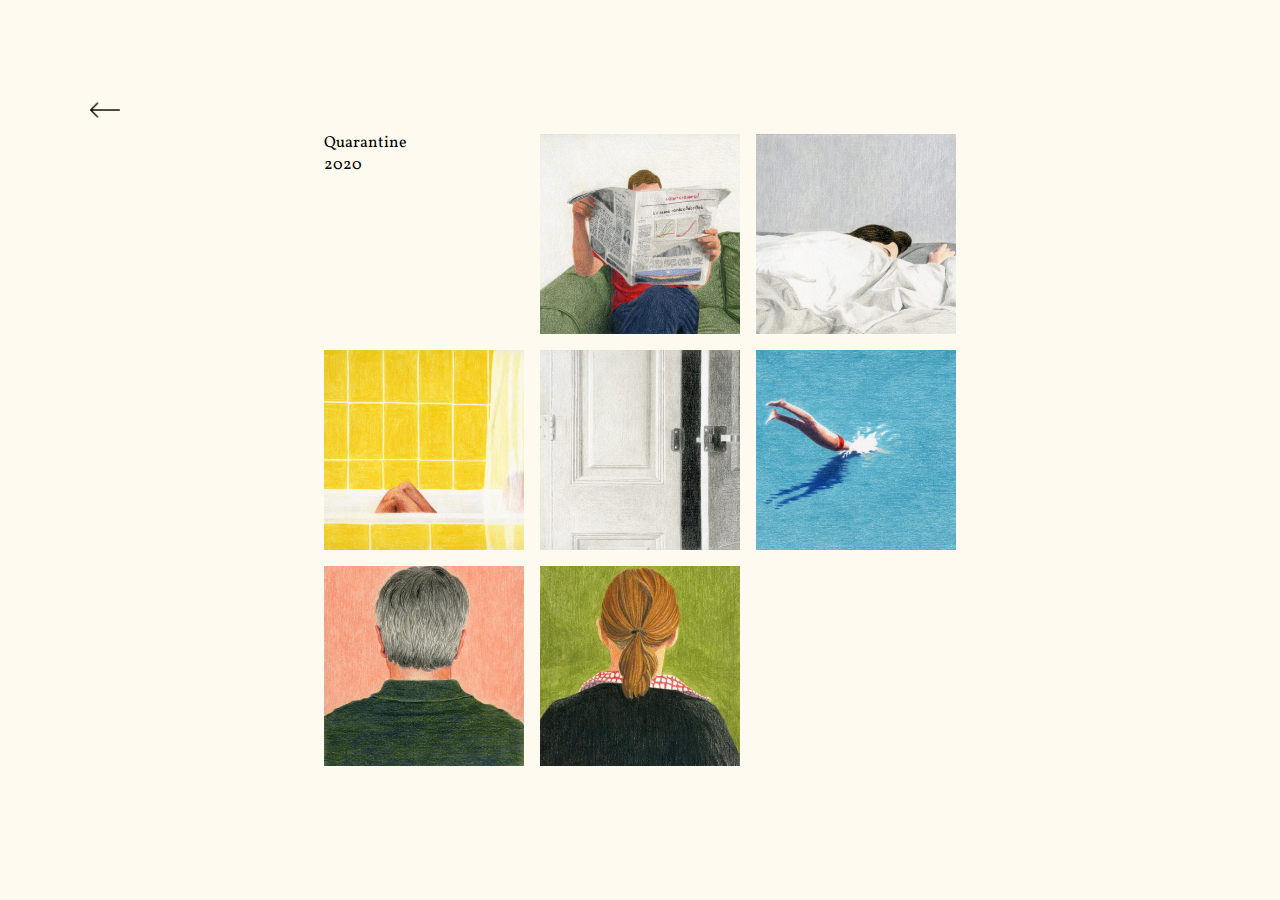
<file: quarantine/index.html>
<!DOCTYPE html>
<html lang="en">

<head>
    <meta charset="UTF-8">
    <meta name="viewport" content="width=device-width, initial-scale=1.0">
    <script defer src="lightbox.js"></script>
    <link rel="stylesheet" href="style.css">
    <title>Quarantine</title>
</head>

<body>
    <a href="https://elio0173.github.io/elio0173/#gp"><img id="arrow" src="img/arrow.png" alt=""></a>
    <div class="container">
        <p id="title">Quarantine </br>2020</p>
        <img src="img/new.jpeg" alt="" class="zoom-img">
        <img src="img/bed.jpeg" alt="" class="zoom-img">
        <img src="img/bath.jpeg" alt="" class="zoom-img">
        <img src="img/door.jpeg" alt="" class="zoom-img">
        <img src="img/swim.jpeg" alt="" class="zoom-img">
        <img src="img/man.jpeg" alt="" class="zoom-img">
        <img src="img/wife.jpeg" alt="" class="zoom-img">
    </div>

    <script src="lightbox.js"></script>
</body>

</html>
</file>
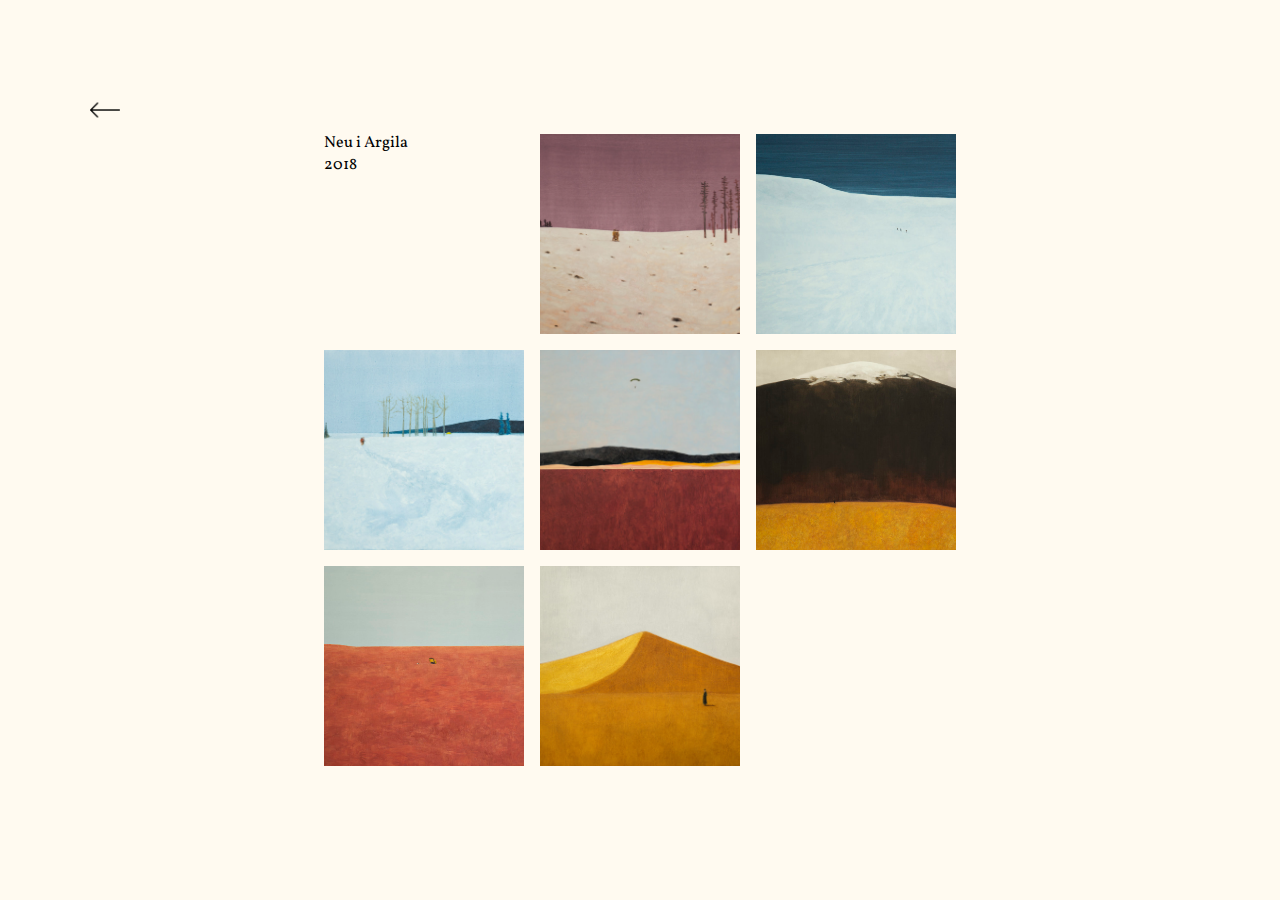
<file: neu/neu.html>
<!DOCTYPE html>
<html lang="en">

<head>
    <meta charset="UTF-8">
    <meta name="viewport" content="width=device-width, initial-scale=1.0">
    <script defer src="lightbox.js"></script>
    <link rel="stylesheet" href="neu.css">
    <title>Neu i Argila</title>
</head>

<body>
    <a href="https://elio0173.github.io/elio0173/#gp"><img id="arrow" src="img/arrow.png" alt=""></a>
    <div class="container">
        <p id="title">Neu i Argila </br>2018</p>
        <img src="img/orange.jpeg" alt="" class="zoom-img">
        <img src="img/mtsnow.jpeg" alt="" class="zoom-img">
        <img src="img/yellow.jpeg" alt="" class="zoom-img">
        <img src="img/red.jpeg" alt="" class="zoom-img">
        <img src="img/fuji.jpeg" alt="" class="zoom-img">
        <img src="img/boat.jpeg" alt="" class="zoom-img">
        <img src="img/egypt.jpeg" alt="" class="zoom-img">
    </div>

    <script src="lightbox.js"></script>
</body>

</html>
</file>
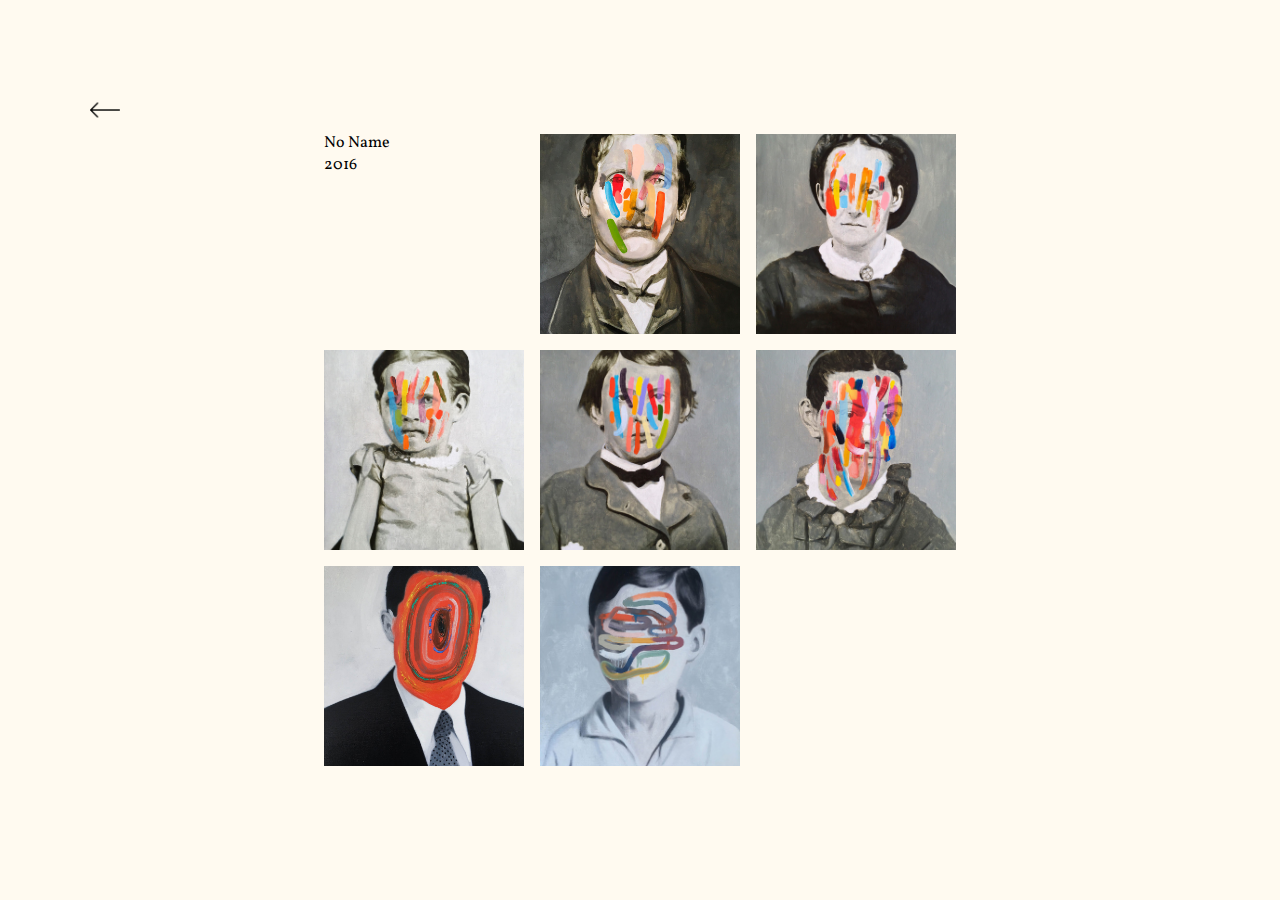
<file: noname/noname.html>
<!DOCTYPE html>
<html lang="en">

<head>
    <meta charset="UTF-8">
    <meta name="viewport" content="width=device-width, initial-scale=1.0">
    <script defer src="lightbox.js"></script>
    <link rel="stylesheet" href="noname.css">
    <title>No Name</title>
</head>

<body>
    <a href="https://elio0173.github.io/elio0173/#gp"><img id="arrow" src="img/arrow.png" alt=""></a>
    <div class="container">
        <p id="title">No Name </br>2016</p>
        <img src="img/sir.jpeg" alt="" class="zoom-img">
        <img src="img/woman.jpeg" alt="" class="zoom-img">
        <img src="img/girl.jpeg" alt="" class="zoom-img">
        <img src="img/boy.jpeg" alt="" class="zoom-img">
        <img src="img/miss.jpeg" alt="" class="zoom-img">
        <img src="img/noface.jpeg" alt="" class="zoom-img">
        <img src="img/snake.jpeg" alt="" class="zoom-img">
    </div>

    <script src="lightbox.js"></script>
</body>

</html>
</file>
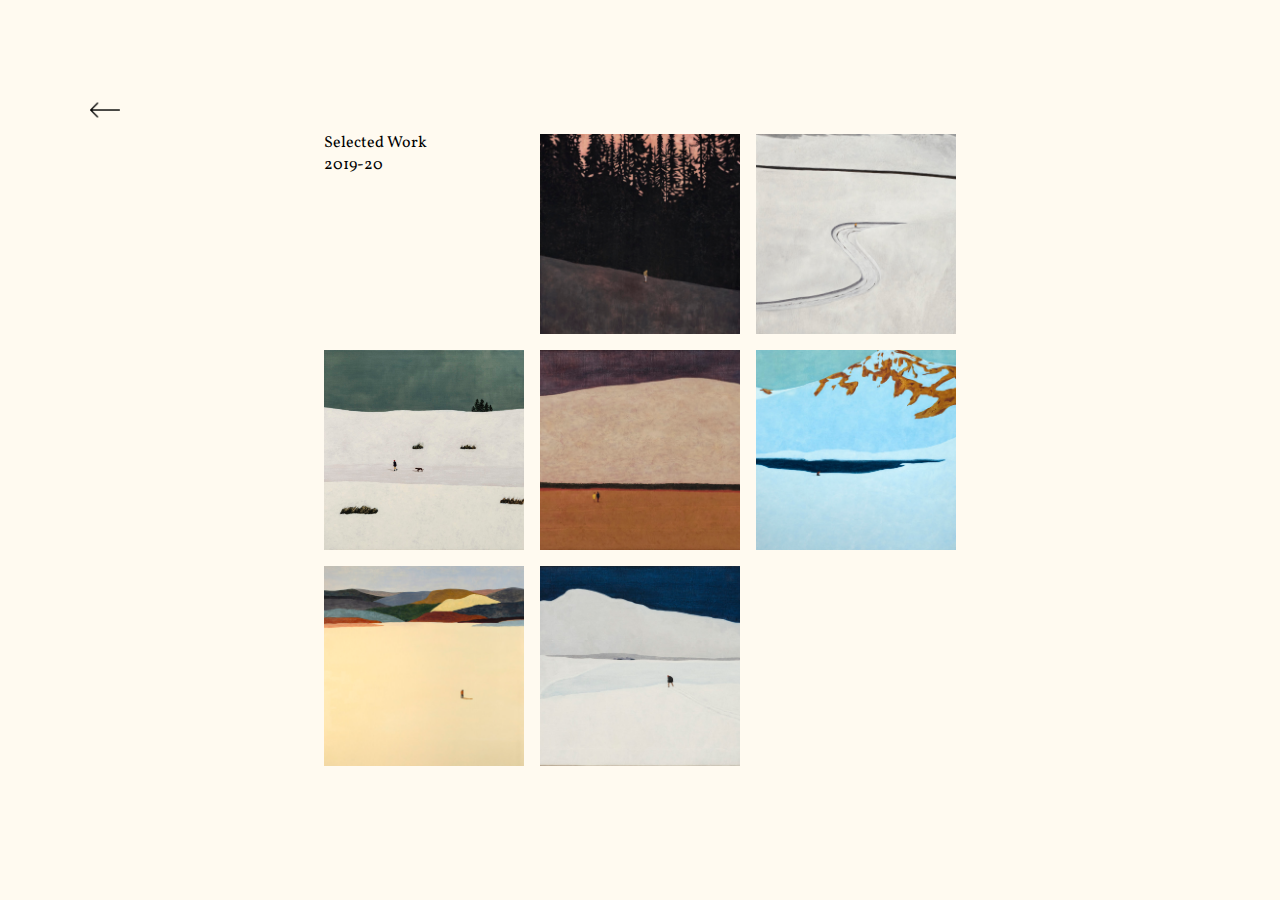
<file: sw/selectedwork.html>
<!DOCTYPE html>
<html lang="en">

<head>
    <meta charset="UTF-8">
    <meta name="viewport" content="width=device-width, initial-scale=1.0">
    <script defer src="lightbox.js"></script>
    <link rel="stylesheet" href="selectedwork.css">
    <title>Selected Work</title>
</head>

<body>
    <a href="https://elio0173.github.io/elio0173/#gp"><img id="arrow" src="img/arrow.png" alt=""></a>
    <div class="container">
        <p id="title">Selected Work </br>2019-20</p>
        <img src="img/woods.jpeg" alt="" class="zoom-img">
        <img src="img/path.jpeg" alt="" class="zoom-img">
        <img src="img/walk.jpeg" alt="" class="zoom-img">
        <img src="img/purple.jpeg" alt="" class="zoom-img">
        <img src="img/lake.jpeg" alt="" class="zoom-img">
        <img src="img/sand.jpeg" alt="" class="zoom-img">
        <img src="img/nieve.jpeg" alt="" class="zoom-img">
    </div>

    <script src="lightbox.js"></script>
</body>

</html>
</file>
<file: quarantine/style.css>
@import url('https://fonts.googleapis.com/css2?family=EB+Garamond:wght@400;500;600;700;800&family=Vollkorn:ital,wght@0,400;0,500;0,600;0,700;1,400;1,500;1,600;1,700&display=swap');
html,body,div{
    margin: 0;
    padding: 0;
    border: 0;
    font-size: 100%;
    font: inherit;
    vertical-align: baseline;
    box-sizing: border-box;
    background-color: floralwhite;
}
#arrow{
    width: 30px;
    padding-left: 90px;
    padding-top: 95px;
    position: absolute;
}
#title{
    font-family:'Vollkorn', serif;
    margin-top: -2px;
}
.container {
    display: grid;
    grid-template-columns: repeat(3, 200px);
    justify-content: center;
    align-content: center;
    grid-gap: 16px;
    height: 100vh;
}
.zoom-img{
    width: 200px;
    height: 200px;
    cursor: pointer;
    object-fit: cover;
    object-position: center center;
}

#lightboxBg {
    position: fixed;
    z-index: 150;
    top: 0;
    width: 100%;
    height: 100%;
    background-color: rgba(255, 255, 255, 0.517);
    backdrop-filter: blur(2px);
    display: none;
}

#lightboxBg.active {
    display: grid;
    place-items: center;
    align-content: center;

}

#lightboxImg{
    max-width: 80%;
    max-height: 75%;
    border: 4px solid white;
    box-shadow: 1px 3px 20px rgba(0, 0, 0, .5);
}
</file>
<file: neu/neu.css>
@import url('https://fonts.googleapis.com/css2?family=EB+Garamond:wght@400;500;600;700;800&family=Vollkorn:ital,wght@0,400;0,500;0,600;0,700;1,400;1,500;1,600;1,700&display=swap');
html,body,div{
    margin: 0;
    padding: 0;
    border: 0;
    font-size: 100%;
    font: inherit;
    vertical-align: baseline;
    box-sizing: border-box;
    background-color: floralwhite;
}
#arrow{
    width: 30px;
    padding-left: 90px;
    padding-top: 95px;
    position: absolute;
}
#title{
    font-family:'Vollkorn', serif;
    margin-top: -2px;
}
.container {
    display: grid;
    grid-template-columns: repeat(3, 200px);
    justify-content: center;
    align-content: center;
    grid-gap: 16px;
    height: 100vh;
}
.zoom-img{
    width: 200px;
    height: 200px;
    cursor: pointer;
    object-fit: cover;
    object-position: center center;
}

#lightboxBg {
    position: fixed;
    z-index: 150;
    top: 0;
    width: 100%;
    height: 100%;
    background-color: rgba(255, 255, 255, 0.517);
    backdrop-filter: blur(2px);
    display: none;
}

#lightboxBg.active {
    display: grid;
    place-items: center;
    align-content: center;

}

#lightboxImg{
    max-width: 80%;
    max-height: 75%;
    border: 4px solid white;
    box-shadow: 1px 3px 20px rgba(0, 0, 0, .5);
}
</file>
<file: noname/noname.css>
@import url('https://fonts.googleapis.com/css2?family=EB+Garamond:wght@400;500;600;700;800&family=Vollkorn:ital,wght@0,400;0,500;0,600;0,700;1,400;1,500;1,600;1,700&display=swap');
html,body,div{
    margin: 0;
    padding: 0;
    border: 0;
    font-size: 100%;
    font: inherit;
    vertical-align: baseline;
    box-sizing: border-box;
    background-color: floralwhite;
}
#arrow{
    width: 30px;
    padding-left: 90px;
    padding-top: 95px;
    position: absolute;
}
#title{
    font-family:'Vollkorn', serif;
    margin-top: -2px;
}
.container {
    display: grid;
    grid-template-columns: repeat(3, 200px);
    justify-content: center;
    align-content: center;
    grid-gap: 16px;
    height: 100vh;
}
.zoom-img{
    width: 200px;
    height: 200px;
    cursor: pointer;
    object-fit: cover;
    object-position: center center;
}

#lightboxBg {
    position: fixed;
    z-index: 150;
    top: 0;
    width: 100%;
    height: 100%;
    background-color: rgba(255, 255, 255, 0.517);
    backdrop-filter: blur(2px);
    display: none;
}

#lightboxBg.active {
    display: grid;
    place-items: center;
    align-content: center;

}

#lightboxImg{
    max-width: 80%;
    max-height: 75%;
    border: 4px solid white;
    box-shadow: 1px 3px 20px rgba(0, 0, 0, .5);
}
</file>
<file: sw/selectedwork.css>
@import url('https://fonts.googleapis.com/css2?family=EB+Garamond:wght@400;500;600;700;800&family=Vollkorn:ital,wght@0,400;0,500;0,600;0,700;1,400;1,500;1,600;1,700&display=swap');
html,body,div{
    margin: 0;
    padding: 0;
    border: 0;
    font-size: 100%;
    font: inherit;
    vertical-align: baseline;
    box-sizing: border-box;
    background-color: floralwhite;
}
#arrow{
    width: 30px;
    padding-left: 90px;
    padding-top: 95px;
    position: absolute;
}
#title{
    font-family:'Vollkorn', serif;
    margin-top: -2px;
}
.container {
    display: grid;
    grid-template-columns: repeat(3, 200px);
    justify-content: center;
    align-content: center;
    grid-gap: 16px;
    height: 100vh;
}
.zoom-img{
    width: 200px;
    height: 200px;
    cursor: pointer;
    object-fit: cover;
    object-position: center center;
}

#lightboxBg {
    position: fixed;
    z-index: 150;
    top: 0;
    width: 100%;
    height: 100%;
    background-color: rgba(255, 255, 255, 0.517);
    backdrop-filter: blur(2px);
    display: none;
}

#lightboxBg.active {
    display: grid;
    place-items: center;
    align-content: center;

}

#lightboxImg{
    max-width: 80%;
    max-height: 75%;
    border: 4px solid white;
    box-shadow: 1px 3px 20px rgba(0, 0, 0, .5);
}
</file>
